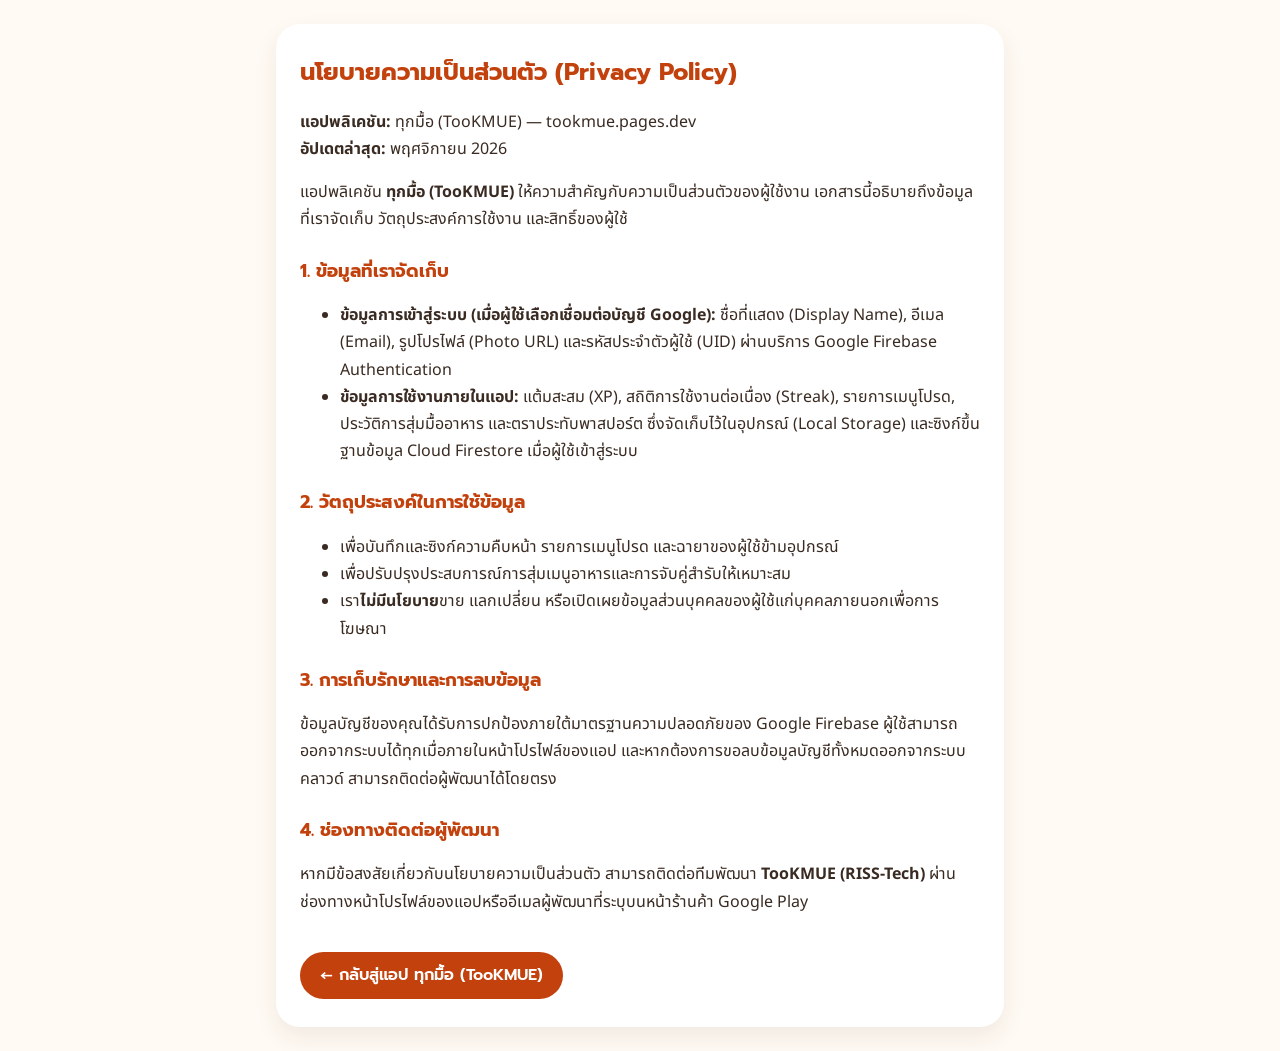
<file: privacy.html>
<!DOCTYPE html>
<html lang="th">
<head>
  <meta charset="UTF-8" />
  <meta name="viewport" content="width=device-width, initial-scale=1.0" />
  <title>นโยบายความเป็นส่วนตัว — ทุกมื้อ (TooKMUE)</title>
  <link rel="icon" type="image/png" href="icon-192.png" />
  <link href="https://fonts.googleapis.com/css2?family=Noto+Sans+Thai:wght@400;600;700&family=Prompt:wght@600;700&display=swap" rel="stylesheet" />
  <style>
    body {
      margin: 0;
      padding: 24px 16px;
      background-color: #FFFAF3;
      color: #3A2B22;
      font-family: 'Noto Sans Thai', sans-serif;
      line-height: 1.7;
      display: flex;
      justify-content: center;
    }
    .container {
      width: 100%;
      max-width: 680px;
      background: #FFFFFF;
      border-radius: 24px;
      padding: 28px 24px;
      box-shadow: 0 10px 25px rgba(58, 43, 34, 0.08);
    }
    h1, h2 { font-family: 'Prompt', sans-serif; color: #C2410C; }
    h1 { font-size: 24px; margin-top: 0; }
    h2 { font-size: 18px; margin-top: 22px; }
    .back-btn {
      display: inline-block;
      margin-top: 20px;
      padding: 10px 20px;
      background: #C2410C;
      color: #FFFFFF;
      text-decoration: none;
      border-radius: 999px;
      font-family: 'Prompt', sans-serif;
      font-weight: 600;
    }
  </style>
</head>
<body>
  <div class="container">
    <h1>นโยบายความเป็นส่วนตัว (Privacy Policy)</h1>
    <p><strong>แอปพลิเคชัน:</strong> ทุกมื้อ (TooKMUE) — tookmue.pages.dev<br />
    <strong>อัปเดตล่าสุด:</strong> พฤศจิกายน 2026</p>

    <p>แอปพลิเคชัน <strong>ทุกมื้อ (TooKMUE)</strong> ให้ความสำคัญกับความเป็นส่วนตัวของผู้ใช้งาน เอกสารนี้อธิบายถึงข้อมูลที่เราจัดเก็บ วัตถุประสงค์การใช้งาน และสิทธิ์ของผู้ใช้</p>

    <h2>1. ข้อมูลที่เราจัดเก็บ</h2>
    <ul>
      <li><strong>ข้อมูลการเข้าสู่ระบบ (เมื่อผู้ใช้เลือกเชื่อมต่อบัญชี Google):</strong> ชื่อที่แสดง (Display Name), อีเมล (Email), รูปโปรไฟล์ (Photo URL) และรหัสประจำตัวผู้ใช้ (UID) ผ่านบริการ Google Firebase Authentication</li>
      <li><strong>ข้อมูลการใช้งานภายในแอป:</strong> แต้มสะสม (XP), สถิติการใช้งานต่อเนื่อง (Streak), รายการเมนูโปรด, ประวัติการสุ่มมื้ออาหาร และตราประทับพาสปอร์ต ซึ่งจัดเก็บไว้ในอุปกรณ์ (Local Storage) และซิงก์ขึ้นฐานข้อมูล Cloud Firestore เมื่อผู้ใช้เข้าสู่ระบบ</li>
    </ul>

    <h2>2. วัตถุประสงค์ในการใช้ข้อมูล</h2>
    <ul>
      <li>เพื่อบันทึกและซิงก์ความคืบหน้า รายการเมนูโปรด และฉายาของผู้ใช้ข้ามอุปกรณ์</li>
      <li>เพื่อปรับปรุงประสบการณ์การสุ่มเมนูอาหารและการจับคู่สำรับให้เหมาะสม</li>
      <li>เรา<strong>ไม่มีนโยบาย</strong>ขาย แลกเปลี่ยน หรือเปิดเผยข้อมูลส่วนบุคคลของผู้ใช้แก่บุคคลภายนอกเพื่อการโฆษณา</li>
    </ul>

    <h2>3. การเก็บรักษาและการลบข้อมูล</h2>
    <p>ข้อมูลบัญชีของคุณได้รับการปกป้องภายใต้มาตรฐานความปลอดภัยของ Google Firebase ผู้ใช้สามารถออกจากระบบได้ทุกเมื่อภายในหน้าโปรไฟล์ของแอป และหากต้องการขอลบข้อมูลบัญชีทั้งหมดออกจากระบบคลาวด์ สามารถติดต่อผู้พัฒนาได้โดยตรง</p>

    <h2>4. ช่องทางติดต่อผู้พัฒนา</h2>
    <p>หากมีข้อสงสัยเกี่ยวกับนโยบายความเป็นส่วนตัว สามารถติดต่อทีมพัฒนา <strong>TooKMUE (RISS-Tech)</strong> ผ่านช่องทางหน้าโปรไฟล์ของแอปหรืออีเมลผู้พัฒนาที่ระบุบนหน้าร้านค้า Google Play</p>

    <a href="./" class="back-btn">← กลับสู่แอป ทุกมื้อ (TooKMUE)</a>
  </div>
</body>
</html>
</file>
